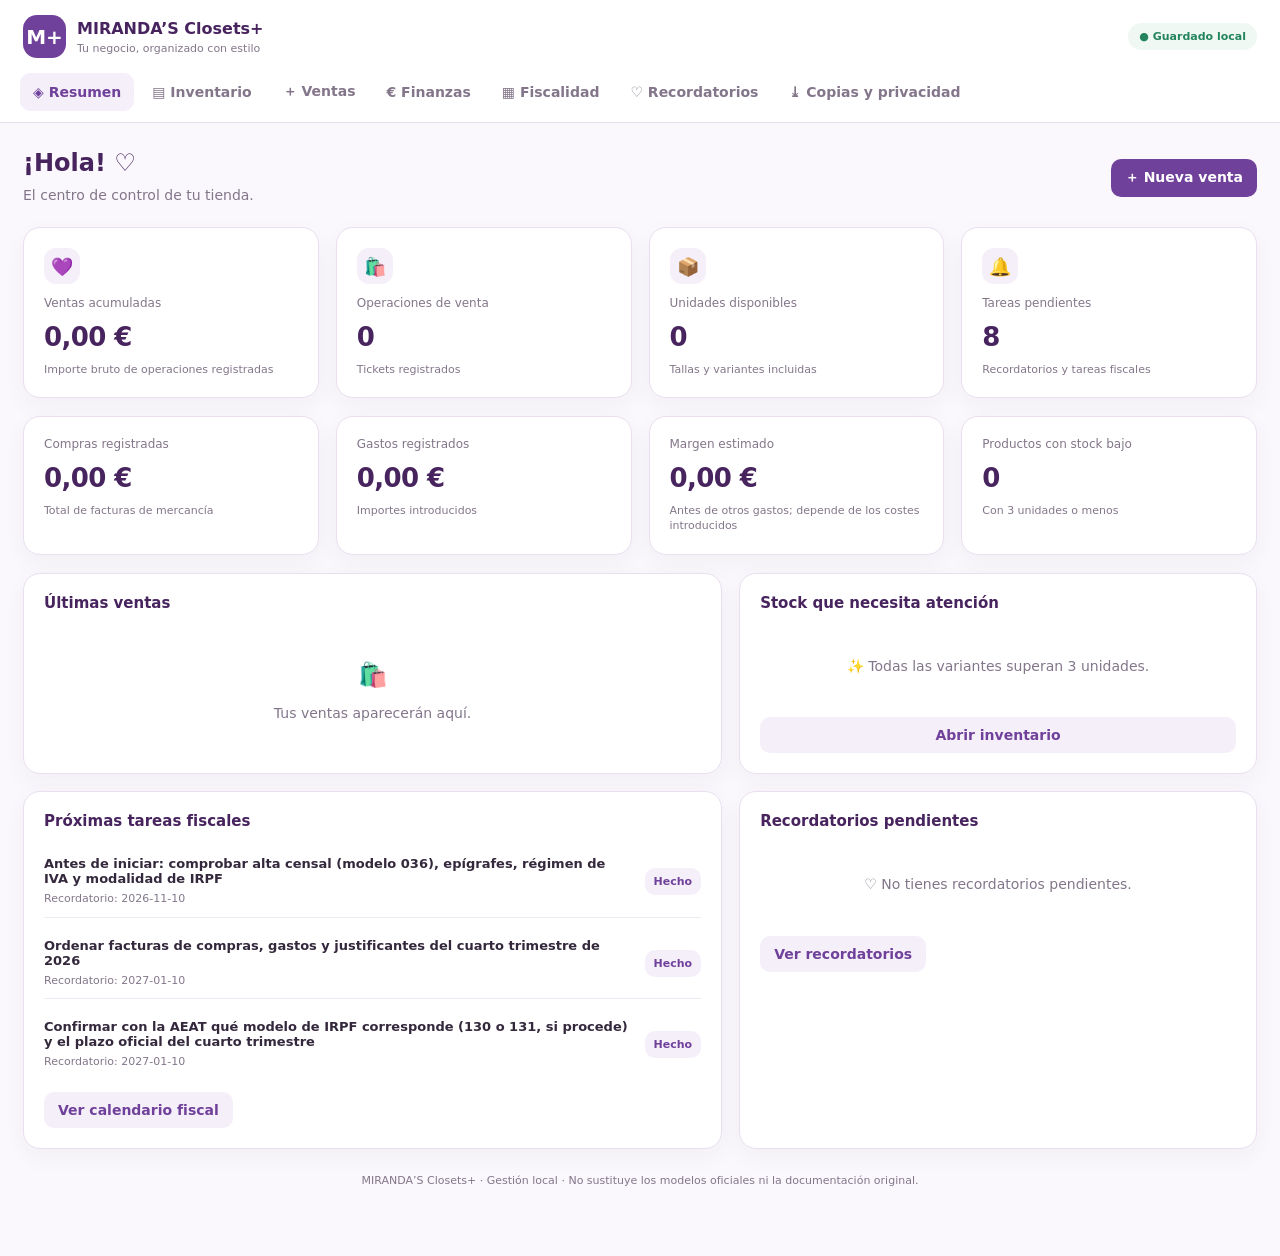
<file: public/assets/aistudio/Mirandas_Closets_Plus_707975ad.html>
<!DOCTYPE html>
<html lang="es">
<head>
<meta charset="UTF-8">
<meta name="viewport" content="width=device-width,initial-scale=1">
<meta name="theme-color" content="#70419a">
<title>MIRANDA’S Closets+ · Gestión privada</title>
<style>
:root{--purple:#70419a;--deep:#48245f;--light:#f5effa;--white:#fff;--text:#34283c;--muted:#83768a;--border:#eadff0;--green:#23845d;--red:#c34b63;--amber:#98621b;--shadow:0 8px 25px #48245f0b}
*{box-sizing:border-box}html{scroll-behavior:smooth}body{margin:0;background:#faf8fc;color:var(--text);font:14px system-ui,-apple-system,"Segoe UI",sans-serif}button,input,select,textarea{font:inherit}button{cursor:pointer}button:disabled{opacity:.45;cursor:not-allowed}a{color:var(--purple)}
header{background:white;border-bottom:1px solid var(--border);position:sticky;top:0;z-index:10}.top{max-width:1400px;margin:auto;padding:15px 23px;display:flex;align-items:center;justify-content:space-between;gap:12px}.brand{display:flex;align-items:center;gap:11px;min-width:0}.logo{width:43px;height:43px;flex:none;border-radius:14px;background:var(--purple);color:white;display:grid;place-items:center;font-size:20px;font-weight:800}.brand h1{font-size:16px;margin:0;color:var(--deep)}.brand p{font-size:11px;margin:4px 0 0;color:var(--muted)}.status{background:#f0f8f3;color:var(--green);padding:7px 11px;border-radius:30px;font-size:11px;font-weight:750;white-space:nowrap}
nav{display:flex;gap:5px;max-width:1400px;margin:auto;padding:0 20px 11px;overflow-x:auto}nav button{border:0;background:transparent;color:var(--muted);padding:10px 13px;border-radius:10px;white-space:nowrap;font-weight:650}nav button.active{background:var(--light);color:var(--purple)}
main{max-width:1400px;margin:auto;padding:26px 23px 44px}.page-head{display:flex;align-items:center;justify-content:space-between;gap:14px;flex-wrap:wrap;margin-bottom:21px}h2{font-size:24px;line-height:1.2;margin:0 0 7px;color:var(--deep)}h3{font-size:15px;margin:0 0 16px;color:var(--deep)}h4{font-size:13px;margin:0 0 10px;color:var(--deep)}.subtitle{color:var(--muted);margin:0;line-height:1.55}.grid{display:grid;gap:17px}.stats{grid-template-columns:repeat(4,minmax(0,1fr));margin-bottom:18px}.two{grid-template-columns:minmax(0,1.35fr) minmax(270px,1fr)}.three{grid-template-columns:repeat(3,minmax(0,1fr))}.card{background:white;border:1px solid var(--border);border-radius:17px;padding:20px;box-shadow:var(--shadow);min-width:0}.stat-label{color:var(--muted);font-size:12px;margin-bottom:11px}.stat-value{font-size:26px;line-height:1.25;font-weight:780;letter-spacing:-.6px;color:var(--deep);overflow-wrap:anywhere}.stat-note{font-size:11px;color:var(--muted);margin-top:8px;line-height:1.4}.iconbox{width:36px;height:36px;display:grid;place-items:center;border-radius:12px;background:var(--light);font-size:18px;margin-bottom:12px}
.btn{border:0;background:var(--purple);color:white;border-radius:10px;padding:10px 14px;font-weight:700}.btn:hover{background:var(--deep)}.btn.secondary{background:var(--light);color:var(--purple)}.btn.danger{background:#fff0f2;color:var(--red)}.btn.neutral{background:#f4f1f5;color:#5b5061}.btn.small{padding:7px 9px;font-size:11px}.btn.block{width:100%}.field{display:flex;flex-direction:column;gap:6px;margin-bottom:13px;min-width:0}label{font-size:12px;font-weight:700;color:#64546e}input,select,textarea{width:100%;min-width:0;border:1px solid var(--border);border-radius:10px;padding:10px 11px;background:white;color:var(--text)}input:focus,select:focus,textarea:focus{border-color:var(--purple);outline:2px solid #70419a22}input::placeholder,textarea::placeholder{color:#b0a3b6}.formgrid{display:grid;grid-template-columns:1fr 1fr;gap:0 12px}.formgrid.threecol{grid-template-columns:repeat(3,minmax(0,1fr))}.full{grid-column:1/-1}.form-actions{display:flex;gap:9px;flex-wrap:wrap}.field small,.help{font-size:11px;color:var(--muted);line-height:1.5}
.table-wrap{overflow-x:auto;width:100%}table{width:100%;border-collapse:collapse;text-align:left;white-space:nowrap}th{background:#fbf9fd;color:var(--muted);font-size:10px;text-transform:uppercase;letter-spacing:.4px;font-weight:800}th,td{padding:12px 10px;border-bottom:1px solid #f0eaf4}td{font-size:12px}tbody tr:last-child td{border-bottom:0}.product-name{font-weight:750;color:var(--deep)}.muted{color:var(--muted)}.pill{display:inline-block;border-radius:20px;padding:5px 8px;font-size:10px;font-weight:800;background:#f2eaf9;color:var(--purple)}.pill.low{background:#fff0e1;color:var(--amber)}.pill.out{background:#fff0f2;color:var(--red)}.pill.done{background:#eaf7ef;color:var(--green)}
.list{display:flex;flex-direction:column;gap:10px}.list-row{display:flex;align-items:center;justify-content:space-between;gap:12px;padding:10px 0;border-bottom:1px solid #f0eaf4}.list-row:last-child{border:0}.empty{text-align:center;padding:27px 13px;color:var(--muted);line-height:1.7}.empty span{font-size:24px;display:block;margin-bottom:7px}.alert{padding:13px 14px;border-radius:11px;font-size:12px;line-height:1.6;margin-bottom:16px;background:#fff8e9;border:1px solid #f5e2b7;color:#825c19}.info{padding:13px 14px;border-radius:11px;font-size:12px;line-height:1.6;background:#f5effa;border:1px solid #e5d8f0;color:#55356d}.good{padding:13px 14px;border-radius:11px;font-size:12px;line-height:1.6;background:#eff8f2;border:1px solid #d8ecdf;color:#245f43}.divider{border:0;border-top:1px solid var(--border);margin:17px 0}.hidden{display:none!important}.note{display:flex;gap:11px;align-items:flex-start;padding:13px;border:1px solid var(--border);border-radius:12px;background:white}.note.completed{background:#faf8fc}.note.completed .note-text{text-decoration:line-through;color:#9c91a2}.note input[type=checkbox]{width:17px;height:17px;flex:none;accent-color:var(--purple);margin-top:3px}.note-body{flex:1;min-width:0}.note-text{font-weight:700;overflow-wrap:anywhere}.note-date{font-size:11px;color:var(--muted);margin-top:5px;line-height:1.4}.note-actions button{border:0;background:transparent;color:var(--muted);padding:4px}.cart-line{display:flex;align-items:center;justify-content:space-between;gap:12px;padding:12px 0;border-bottom:1px solid #f0eaf4}.cart-line:last-child{border:0}.tagrow{display:flex;gap:7px;flex-wrap:wrap}.section-kicker{text-transform:uppercase;letter-spacing:.7px;font-size:10px;font-weight:800;color:var(--purple);margin-bottom:7px}.total-panel{padding:15px;border-radius:12px;background:var(--light);margin:13px 0}.total-panel .amount{font-size:26px;font-weight:850;color:var(--deep);margin-top:5px}.task-title{font-size:13px;font-weight:700}.csv-help{font-size:12px;line-height:1.6;color:var(--muted)}footer{text-align:center;color:var(--muted);font-size:11px;padding:25px 8px}.toast{position:fixed;bottom:20px;left:50%;transform:translateX(-50%);background:var(--deep);color:white;padding:12px 18px;border-radius:12px;z-index:30;box-shadow:var(--shadow);max-width:92%;text-align:center}.filelabel{display:inline-flex;align-items:center;justify-content:center;gap:7px}
@media(max-width:1000px){.stats{grid-template-columns:repeat(2,minmax(0,1fr))}.two{grid-template-columns:1fr}.three{grid-template-columns:repeat(2,minmax(0,1fr))}}
@media(max-width:600px){main{padding:20px 13px 35px}.top{padding:13px}.logo{width:38px;height:38px}.brand h1{font-size:14px}.brand p{font-size:10px}.status{font-size:10px;padding:7px 8px}nav{padding:0 11px 9px}nav button{padding:9px 11px;font-size:12px}h2{font-size:21px}.card{padding:15px}.stat-value{font-size:22px}.formgrid,.formgrid.threecol{grid-template-columns:1fr}.full{grid-column:auto}.three{grid-template-columns:1fr}.page-head .btn{width:100%}.page-head input,.page-head select{max-width:100%!important;width:100%}}
</style>
</head>
<body>
<header><div class="top"><div class="brand"><div class="logo">M+</div><div><h1>MIRANDA’S Closets+</h1><p>Tu negocio, organizado con estilo</p></div></div><span class="status" id="saveStatus">● Guardado local</span></div>
<nav aria-label="Navegación principal"><button class="active" data-page="resumen">◈ Resumen</button><button data-page="inventario">▤ Inventario</button><button data-page="ventas">＋ Ventas</button><button data-page="finanzas">€ Finanzas</button><button data-page="fiscalidad">▦ Fiscalidad</button><button data-page="recordatorios">♡ Recordatorios</button><button data-page="copias">⤓ Copias y privacidad</button></nav></header>
<main>
<section id="resumen" class="page">
 <div class="page-head"><div><h2>¡Hola! ♡</h2><p class="subtitle">El centro de control de tu tienda.</p></div><button class="btn" onclick="showPage('ventas')">＋ Nueva venta</button></div>
 <div class="grid stats">
  <div class="card"><div class="iconbox">💜</div><div class="stat-label">Ventas acumuladas</div><div class="stat-value" id="statRevenue">0,00 €</div><div class="stat-note">Importe bruto de operaciones registradas</div></div>
  <div class="card"><div class="iconbox">🛍️</div><div class="stat-label">Operaciones de venta</div><div class="stat-value" id="statSales">0</div><div class="stat-note">Tickets registrados</div></div>
  <div class="card"><div class="iconbox">📦</div><div class="stat-label">Unidades disponibles</div><div class="stat-value" id="statStock">0</div><div class="stat-note">Tallas y variantes incluidas</div></div>
  <div class="card"><div class="iconbox">🔔</div><div class="stat-label">Tareas pendientes</div><div class="stat-value" id="statNotes">0</div><div class="stat-note">Recordatorios y tareas fiscales</div></div>
 </div>
 <div class="grid stats">
  <div class="card"><div class="stat-label">Compras registradas</div><div class="stat-value" id="statPurchases">0,00 €</div><div class="stat-note">Total de facturas de mercancía</div></div>
  <div class="card"><div class="stat-label">Gastos registrados</div><div class="stat-value" id="statExpenses">0,00 €</div><div class="stat-note">Importes introducidos</div></div>
  <div class="card"><div class="stat-label">Margen estimado</div><div class="stat-value" id="statMargin">0,00 €</div><div class="stat-note">Antes de otros gastos; depende de los costes introducidos</div></div>
  <div class="card"><div class="stat-label">Productos con stock bajo</div><div class="stat-value" id="statLow">0</div><div class="stat-note">Con 3 unidades o menos</div></div>
 </div>
 <div class="grid two"><div class="card"><h3>Últimas ventas</h3><div id="recentSales" class="table-wrap"></div></div><div class="card"><h3>Stock que necesita atención</h3><div id="lowStock" class="list"></div><button class="btn secondary block" style="margin-top:12px" onclick="showPage('inventario')">Abrir inventario</button></div></div>
 <div class="grid two" style="margin-top:17px"><div class="card"><h3>Próximas tareas fiscales</h3><div id="dashboardTax" class="list"></div><button class="btn secondary" style="margin-top:12px" onclick="showPage('fiscalidad')">Ver calendario fiscal</button></div><div class="card"><h3>Recordatorios pendientes</h3><div id="dashboardNotes" class="list"></div><button class="btn secondary" style="margin-top:12px" onclick="showPage('recordatorios')">Ver recordatorios</button></div></div>
</section>

<section id="inventario" class="page hidden"><div class="page-head"><div><h2>Inventario</h2><p class="subtitle">Controla productos, categorías, tallas, colores y costes de compra.</p></div></div>
 <div class="alert">Cada combinación de talla/color se guarda como una variante independiente para que el stock no se mezcle. El coste unitario es orientativo y conviene introducirlo con los impuestos y el recargo no recuperables incluidos, cuando proceda.</div>
 <div class="grid two"><div class="card"><h3 id="productFormTitle">Añadir variante de producto</h3><form id="productForm"><input id="productId" type="hidden"><div class="field"><label for="productName">Nombre del producto *</label><input id="productName" required maxlength="100" placeholder="Ej. Blusa satinada"></div>
 <div class="formgrid"><div class="field"><label for="productCategory">Categoría</label><select id="productCategory"><option>Ropa</option><option>Calzado</option><option>Bisutería</option><option>Accesorios</option><option>Belleza y cosmética</option><option>Deporte</option><option>Otros</option></select></div><div class="field"><label for="productSize">Talla / medida</label><input id="productSize" maxlength="30" placeholder="Ej. S, M, 38 o Única"></div>
 <div class="field"><label for="productColor">Color</label><input id="productColor" maxlength="40" placeholder="Ej. Negro"></div><div class="field"><label for="productPrice">Precio de venta final (€) *</label><input id="productPrice" type="number" min="0.01" max="999999999" step="0.01" required placeholder="29,99"></div>
 <div class="field"><label for="productCost">Coste total por unidad (€)</label><input id="productCost" type="number" min="0" max="999999999" step="0.01" placeholder="12,00"><small>Incluye IVA/recargo de compra cuando no sean recuperables. Opcional.</small></div><div class="field"><label for="productStock">Stock inicial *</label><input id="productStock" type="number" min="0" max="10000000" step="1" required placeholder="10"></div></div>
 <div class="form-actions"><button class="btn" type="submit" id="productSubmit">Guardar variante</button><button class="btn secondary hidden" type="button" id="cancelEdit">Cancelar</button></div></form></div>
 <div class="card"><h3>Resumen del inventario</h3><div class="list"><div class="list-row"><span class="muted">Variantes registradas</span><strong id="productCount">0</strong></div><div class="list-row"><span class="muted">Unidades disponibles</span><strong id="unitCount">0</strong></div><div class="list-row"><span class="muted">Valor a precio de venta</span><strong id="stockValue">0,00 €</strong></div><div class="list-row"><span class="muted">Productos agotados</span><strong id="outCount">0</strong></div></div><hr class="divider"><div class="info">Sugerencia: crea una variante distinta para “Blusa negra · S” y “Blusa negra · M”. Así cada talla tendrá su propio stock, precio y coste.</div></div></div>
 <div class="card" style="margin-top:17px"><div class="page-head"><h3 style="margin:0">Variantes registradas</h3><input id="productSearch" placeholder="Buscar nombre, talla, color…" aria-label="Buscar inventario" style="max-width:300px"></div><div class="table-wrap" id="inventoryTable"></div></div>
</section>

<section id="ventas" class="page hidden"><div class="page-head"><div><h2>Ventas y carrito</h2><p class="subtitle">Añade varios productos y registra una sola operación.</p></div></div>
 <div class="grid two"><div class="card"><h3>Añadir artículos al carrito</h3><form id="cartAddForm"><div class="field"><label for="saleProduct">Producto / variante disponible *</label><select id="saleProduct" required><option value="">Selecciona un producto</option></select></div><div class="formgrid"><div class="field"><label for="saleQuantity">Cantidad *</label><input id="saleQuantity" type="number" min="1" step="1" value="1" required></div><div class="field"><label>Precio unitario</label><input id="saleUnitPrice" readonly placeholder="Se calcula al elegir producto"></div></div><button type="submit" class="btn">＋ Añadir al carrito</button></form>
 <hr class="divider"><h3>Carrito de esta venta</h3><div id="cartLines" class="list"></div><div class="total-panel"><div class="muted">Total de la venta</div><div id="cartTotal" class="amount">0,00 €</div><div class="help">Los precios son los precios finales que pagarían tus clientes.</div></div>
 <form id="saleForm"><div class="formgrid"><div class="field"><label for="salePayment">Método de pago *</label><select id="salePayment" required><option value="Bizum">Bizum</option><option value="Transferencia">Transferencia</option><option value="Tarjeta">Tarjeta</option><option value="Efectivo">Efectivo</option><option value="Otro">Otro</option></select></div><div class="field"><label for="saleDate">Fecha y hora *</label><input id="saleDate" type="datetime-local" required></div></div><div class="field"><label for="saleComment">Nota / referencia de pedido</label><input id="saleComment" maxlength="200" placeholder="Ej. Pedido de Instagram"></div><div class="form-actions"><button type="submit" id="saleSubmit" class="btn" disabled>Confirmar venta</button><button type="button" class="btn secondary" onclick="clearCart()">Vaciar carrito</button></div></form></div>
 <div class="card"><h3>Resumen de ventas</h3><div class="list"><div class="list-row"><span class="muted">Total acumulado</span><strong id="salesTotal">0,00 €</strong></div><div class="list-row"><span class="muted">Ventas de hoy</span><strong id="todayTotal">0,00 €</strong></div><div class="list-row"><span class="muted">Operaciones registradas</span><strong id="salesCount">0</strong></div></div><hr class="divider"><div class="info">Si confirmas una operación por error, puedes anularla desde el historial. Las unidades volverán al inventario y los totales se recalcularán.</div><p class="help" style="margin-top:12px">Esta aplicación es un registro interno; no procesa pagos ni envía recibos a clientes.</p></div></div>
 <div class="card" style="margin-top:17px"><div class="page-head"><h3 style="margin:0">Historial de ventas</h3><input id="salesSearch" placeholder="Buscar fecha, producto o pago…" aria-label="Buscar ventas" style="max-width:300px"></div><div class="table-wrap" id="salesTable"></div></div>
</section>

<section id="finanzas" class="page hidden"><div class="page-head"><div><h2>Finanzas, compras y gastos</h2><p class="subtitle">Reúne facturas de proveedores, gastos y estimaciones para revisar tu negocio.</p></div></div>
 <div class="alert">Los datos y cálculos son orientativos. En recargo de equivalencia, el IVA y el recargo pagados en compras normalmente forman parte del coste de adquisición y no son un “IVA a recuperar”. No uses estas cifras como una liquidación fiscal automática. El margen puede quedar sobreestimado si faltan costes unitarios en los productos vendidos; introduce los costes reales cuando los conozcas.</div>
 <div class="grid stats"><div class="card"><div class="stat-label">Ventas registradas</div><div id="finSales" class="stat-value">0,00 €</div></div><div class="card"><div class="stat-label">Compras de mercancía</div><div id="finPurchases" class="stat-value">0,00 €</div></div><div class="card"><div class="stat-label">Otros gastos</div><div id="finExpenses" class="stat-value">0,00 €</div></div><div class="card"><div class="stat-label">Margen orientativo</div><div id="finMargin" class="stat-value">0,00 €</div><div class="stat-note">Ventas − coste asociado a unidades vendidas − gastos registrados.</div></div></div>
 <div class="grid two"><div class="card"><h3>Registrar factura de compra de mercancía</h3><form id="purchaseForm"><div class="formgrid"><div class="field"><label for="purchaseSupplier">Proveedor *</label><input id="purchaseSupplier" required maxlength="120" placeholder="Nombre del proveedor"></div><div class="field"><label for="purchaseInvoice">N.º de factura *</label><input id="purchaseInvoice" required maxlength="80" placeholder="F-2026-001"></div><div class="field"><label for="purchaseDate">Fecha de factura *</label><input id="purchaseDate" type="date" required></div><div class="field"><label for="purchaseNotes">Notas</label><input id="purchaseNotes" maxlength="200" placeholder="Ej. pedido de otoño"></div></div>
 <hr class="divider"><h4>Mercancía comprada (para sumar al stock)</h4><div class="field"><label for="purchaseProduct">Producto / variante *</label><select id="purchaseProduct"><option value="">Elige una variante ya creada</option></select></div><div class="formgrid"><div class="field"><label for="purchaseQty">Unidades compradas *</label><input id="purchaseQty" type="number" min="1" max="10000000" step="1" value="1"></div><div class="field"><label for="purchaseUnitCost">Coste por unidad (€)</label><input id="purchaseUnitCost" type="number" min="0" step="0.01" placeholder="Coste total unitario"></div></div><button class="btn secondary" type="button" onclick="addPurchaseLine()">＋ Añadir línea de mercancía</button><div id="purchaseLines" class="list" style="margin-top:12px"></div>
 <hr class="divider"><h4>Totales tal como aparecen en la factura</h4><div class="formgrid threecol"><div class="field"><label for="purchaseBase">Base (€)</label><input id="purchaseBase" type="number" min="0" step="0.01" value="0"></div><div class="field"><label for="purchaseVat">IVA (€)</label><input id="purchaseVat" type="number" min="0" step="0.01" value="0"></div><div class="field"><label for="purchaseSurcharge">Recargo (€)</label><input id="purchaseSurcharge" type="number" min="0" step="0.01" value="0"></div></div><div class="field"><label for="purchaseOther">Otros importes de la factura / portes (€)</label><input id="purchaseOther" type="number" min="0" step="0.01" value="0"></div><div class="total-panel"><div class="muted">Total calculado de la factura</div><div id="purchaseTotal" class="amount">0,00 €</div><div class="help">Suma base + IVA + recargo + otros importes. Compáralo con el total real del documento antes de guardar.</div></div><button class="btn" type="submit">Guardar factura y actualizar stock</button></form></div>
 <div class="card"><h3>Registrar otro gasto</h3><form id="expenseForm"><div class="formgrid"><div class="field"><label for="expenseDate">Fecha *</label><input id="expenseDate" type="date" required></div><div class="field"><label for="expenseCategory">Categoría *</label><select id="expenseCategory"><option>Envíos y embalaje</option><option>Publicidad</option><option>Comisiones de plataforma</option><option>Cuota de autónomos</option><option>Gestoría y servicios</option><option>Material de oficina</option><option>Telefonía e internet</option><option>Otro</option></select></div><div class="field"><label for="expenseSupplier">Proveedor / destinatario</label><input id="expenseSupplier" maxlength="120" placeholder="Empresa o persona"></div><div class="field"><label for="expenseInvoice">N.º de factura / recibo</label><input id="expenseInvoice" maxlength="80" placeholder="Referencia documental"></div></div><div class="field"><label for="expenseDescription">Descripción *</label><input id="expenseDescription" required maxlength="200" placeholder="Ej. etiquetas y sobres de envío"></div><div class="formgrid"><div class="field"><label for="expenseAmount">Importe total (€) *</label><input id="expenseAmount" type="number" min="0.01" step="0.01" required placeholder="Incluye impuestos"></div><div class="field"><label for="expenseVat">IVA incluido, si consta (€)</label><input id="expenseVat" type="number" min="0" step="0.01" value="0"><small>Solo para registrar el dato documental, no calcula una deducción.</small></div></div><button class="btn" type="submit">Guardar gasto</button></form>
 <hr class="divider"><h3>Resumen de impuestos anotados en compras</h3><div class="list"><div class="list-row"><span class="muted">IVA anotado en facturas de compra</span><strong id="vatRecorded">0,00 €</strong></div><div class="list-row"><span class="muted">Recargo anotado en facturas</span><strong id="surchargeRecorded">0,00 €</strong></div></div><p class="help">Son sumas descriptivas de lo que has registrado. No indican IVA deducible ni IVA a ingresar. Consulta la AEAT si tienes operaciones especiales o actividades en otro régimen.</p></div></div>
 <div class="grid two" style="margin-top:17px"><div class="card"><h3>Facturas de compra</h3><div id="purchasesTable" class="table-wrap"></div></div><div class="card"><h3>Gastos registrados</h3><div id="expensesTable" class="table-wrap"></div></div></div>
</section>

<section id="fiscalidad" class="page hidden"><div class="page-head"><div><h2>Fiscalidad y calendario</h2><p class="subtitle">Una lista de preparación para que puedas presentar tus obligaciones con orden.</p></div><button class="btn secondary" onclick="openOfficialCalendar()">Consultar calendario oficial ↗</button></div>
 <div class="alert"><strong>Importante:</strong> las fechas de esta aplicación son recordatorios para preparar y revisar documentación, no plazos legales garantizados. Las fechas concretas pueden cambiar por año, modelo, domiciliación o día inhábil. Confirma cada obligación en la AEAT y según tu régimen de IRPF. El recargo de equivalencia no sustituye ni determina por sí mismo el régimen de IRPF.</div>
 <div class="grid two"><div class="card"><h3>Añadir una tarea fiscal</h3><form id="taxForm"><div class="field"><label for="taxText">Tarea *</label><input id="taxText" required maxlength="220" placeholder="Ej. Revisar documentación de IRPF del trimestre"></div><div class="formgrid"><div class="field"><label for="taxDate">Fecha para recordártelo *</label><input id="taxDate" type="date" required></div><div class="field"><label for="taxModel">Tipo</label><select id="taxModel"><option>General</option><option>Modelo 036</option><option>IRPF / modelo 130</option><option>IRPF / modelo 131</option><option>Declaración de la renta</option><option>IVA / operación especial</option><option>Facturas y libros</option></select></div></div><button class="btn" type="submit">＋ Añadir al calendario</button></form></div>
 <div class="card"><h3>Lista para preparar la declaración de la renta</h3><div class="list" id="rentaChecklist"></div><p class="help" style="margin-top:12px">Marca los puntos según vayas preparando los documentos. Esta lista es una guía general, no confirma qué partidas son fiscalmente deducibles en tu caso.</p></div></div>
 <div class="card" style="margin-top:17px"><div class="page-head"><h3 style="margin:0">Calendario de tareas fiscales</h3><select id="taxFilter" aria-label="Filtrar tareas fiscales" style="max-width:200px"><option value="all">Todas</option><option value="pending">Pendientes</option><option value="completed">Completadas</option></select></div><div id="taxTasksList" class="list"></div></div>
 <div class="card" style="margin-top:17px"><h3>Enlaces oficiales útiles</h3><div class="list"><div class="list-row"><div><strong>Calendario del contribuyente</strong><div class="help">Fechas y modelos de cada ejercicio.</div></div><a href="https://sede.agenciatributaria.gob.es/Sede/calendario-contribuyente.html" target="_blank" rel="noopener noreferrer">Abrir AEAT ↗</a></div><div class="list-row"><div><strong>Recargo de equivalencia</strong><div class="help">Obligaciones y excepciones del régimen.</div></div><a href="https://sede.agenciatributaria.gob.es/Sede/iva/regimenes-tributacion-iva/regimen-especial-recargo-equivalencia/obligaciones-formales-registrales.html" target="_blank" rel="noopener noreferrer">Abrir AEAT ↗</a></div><div class="list-row"><div><strong>IRPF: actividades económicas</strong><div class="help">Consulta instrucciones y libros según tu modalidad.</div></div><a href="https://sede.agenciatributaria.gob.es/" target="_blank" rel="noopener noreferrer">Sede electrónica ↗</a></div></div></div>
</section>

<section id="recordatorios" class="page hidden"><div class="page-head"><div><h2>Recordatorios</h2><p class="subtitle">Pedidos, compras, tareas diarias y todo lo que quieras tener presente.</p></div></div><div class="grid two"><div class="card"><h3>Crear recordatorio</h3><form id="noteForm"><div class="field"><label for="noteText">¿Qué necesitas recordar? *</label><textarea id="noteText" required maxlength="500" rows="3" placeholder="Ej. Pedir más bolsas para envíos"></textarea></div><div class="formgrid"><div class="field"><label for="noteDate">Fecha límite (opcional)</label><input id="noteDate" type="date"></div><div class="field"><label for="noteCategory">Categoría</label><select id="noteCategory"><option>General</option><option>Pedidos</option><option>Proveedores</option><option>Marketing y redes</option><option>Fiscal</option><option>Inventario</option><option>Personal</option></select></div></div><button class="btn" type="submit">＋ Añadir recordatorio</button></form></div><div class="card"><h3>Estado de las tareas</h3><div class="list"><div class="list-row"><span class="muted">Pendientes</span><strong id="pendingNotes">0</strong></div><div class="list-row"><span class="muted">Completadas</span><strong id="completedNotes">0</strong></div><div class="list-row"><span class="muted">Total</span><strong id="allNotes">0</strong></div></div><div class="info" style="margin-top:14px">Los recordatorios se guardan en este navegador. No generan avisos del sistema cuando la aplicación está cerrada.</div></div></div><div class="card" style="margin-top:17px"><div class="page-head"><h3 style="margin:0">Mis recordatorios</h3><select id="noteFilter" aria-label="Filtrar recordatorios" style="max-width:200px"><option value="all">Todos</option><option value="pending">Pendientes</option><option value="completed">Completados</option></select></div><div id="notesList" class="list"></div></div></section>

<section id="copias" class="page hidden"><div class="page-head"><div><h2>Copias de seguridad y privacidad</h2><p class="subtitle">Guarda una copia de tus datos y comprende dónde se almacenan.</p></div></div>
 <div class="good"><strong>Privacidad:</strong> esta aplicación está diseñada para funcionar localmente en tu navegador. No contiene analítica, anuncios ni scripts externos y no envía automáticamente tu inventario, ventas, facturas o recordatorios a ningún servidor. Los enlaces de la sección fiscal solo abren la web oficial si tú los pulsas.</div>
 <div class="alert" style="margin-top:13px"><strong>Límite de seguridad:</strong> los datos de esta versión se guardan en el almacenamiento local del navegador y no están cifrados por una contraseña propia de la aplicación. La persona que consiga desbloquear tu tableta y usar el mismo navegador/perfil podría acceder a los datos. Protege la tableta con bloqueo de pantalla, no compartas el archivo HTML ni las copias de seguridad y no borres los datos del navegador sin exportar primero una copia. Abrir el archivo en otro navegador/dispositivo puede mostrar una base de datos distinta.</div>
 <div class="grid two" style="margin-top:17px"><div class="card"><h3>Exportar copia completa</h3><p class="subtitle" style="margin-bottom:15px">Descarga un archivo JSON con productos, ventas, compras, gastos y tareas. Es la copia que debes guardar en un lugar privado.</p><button class="btn block" onclick="exportBackup()">⤓ Descargar copia de seguridad (.json)</button><hr class="divider"><h3>Restaurar una copia</h3><p class="help" style="margin-bottom:12px">Importar una copia sustituirá todos los datos actuales de esta aplicación. Haz una copia antes de restaurar.</p><label class="btn secondary block filelabel">Seleccionar copia JSON<input id="importBackupFile" type="file" accept="application/json,.json" hidden></label><div class="help" id="importFeedback" style="margin-top:8px"></div></div>
 <div class="card"><h3>Exportar tablas para hojas de cálculo</h3><p class="csv-help"><strong>¿Qué es CSV?</strong> Es un archivo de texto que organiza los datos en filas y columnas. Puedes abrirlo con Excel o importarlo en Google Sheets para filtrar, ordenar o sumar tus registros. No guarda el diseño de la aplicación ni reemplaza las facturas oficiales. En esta aplicación se exporta con punto y coma para adaptarse mejor a la configuración habitual en español.</p><div class="list" style="margin-top:13px"><button class="btn secondary" onclick="exportCSV('inventory')">Exportar inventario (.csv)</button><button class="btn secondary" onclick="exportCSV('sales')">Exportar ventas (.csv)</button><button class="btn secondary" onclick="exportCSV('purchases')">Exportar compras y facturas (.csv)</button><button class="btn secondary" onclick="exportCSV('expenses')">Exportar gastos (.csv)</button><button class="btn secondary" onclick="exportCSV('tasks')">Exportar tareas y recordatorios (.csv)</button></div></div></div>
 <div class="card" style="margin-top:17px"><h3>Consejos para mantener los datos privados</h3><div class="list"><div class="list-row"><span>1. Mantén un PIN o contraseña fuerte de bloqueo de la Xiaomi Pad 6.</span></div><div class="list-row"><span>2. Evita compartir el archivo HTML y las copias JSON/CSV; pueden contener información comercial.</span></div><div class="list-row"><span>3. Guarda una copia en una ubicación que controles y que no esté compartida públicamente.</span></div><div class="list-row"><span>4. Los datos del navegador pueden borrarse si limpias almacenamiento o reinstalas aplicaciones; exporta copias periódicas.</span></div><div class="list-row"><span>5. Esta página no es un sistema contable homologado ni almacena los PDF/fotos de las facturas: conserva los documentos originales aparte.</span></div></div></div>
</section>
<footer>MIRANDA’S Closets+ · Gestión local · No sustituye los modelos oficiales ni la documentación original.</footer>
</main><div id="toast" class="toast hidden" role="status" aria-live="polite"></div>
<script>
'use strict';
const KEY='mirandasClosetsPlus_v2', OLD_KEY='mirandasClosetsPlus_v1';
const $=id=>document.getElementById(id);
const money=n=>Number(n||0).toLocaleString('es-ES',{style:'currency',currency:'EUR'});
const cents=n=>Math.round((Number(n)||0)*100)/100;
const esc=v=>String(v??'').replace(/[&<>"']/g,c=>({'&':'&amp;','<':'&lt;','>':'&gt;','"':'&quot;',"'":'&#39;'}[c]));
const uid=prefix=>prefix+'_'+Date.now().toString(36)+'_'+Math.random().toString(36).slice(2,8);
const isoToday=()=>{const d=new Date();return d.getFullYear()+'-'+String(d.getMonth()+1).padStart(2,'0')+'-'+String(d.getDate()).padStart(2,'0')};
const localDateTime=()=>{const d=new Date();return new Date(d.getTime()-d.getTimezoneOffset()*60000).toISOString().slice(0,16)};
function defaultFiscalTasks(){return [
{id:uid('f'),text:'Antes de iniciar: comprobar alta censal (modelo 036), epígrafes, régimen de IVA y modalidad de IRPF',dueDate:'2026-11-10',model:'Modelo 036',completed:false,system:true},
{id:uid('f'),text:'Ordenar facturas de compras, gastos y justificantes del cuarto trimestre de 2026',dueDate:'2027-01-10',model:'Facturas y libros',completed:false,system:true},
{id:uid('f'),text:'Confirmar con la AEAT qué modelo de IRPF corresponde (130 o 131, si procede) y el plazo oficial del cuarto trimestre',dueDate:'2027-01-10',model:'IRPF / modelos 130 o 131',completed:false,system:true},
{id:uid('f'),text:'Preparar cierre del ejercicio 2026: ventas, gastos, compras, existencias y costes de mercancía',dueDate:'2027-02-01',model:'Facturas y libros',completed:false,system:true},
{id:uid('f'),text:'Preparar documentación para la declaración de la Renta del ejercicio 2026; revisar cuándo abre la campaña de 2027',dueDate:'2027-04-01',model:'Declaración de la renta',completed:false,system:true},
{id:uid('f'),text:'Revisar documentación del primer trimestre y confirmar qué obligaciones de IRPF aplican y su plazo oficial',dueDate:'2027-04-05',model:'IRPF / modelos 130 o 131',completed:false,system:true},
{id:uid('f'),text:'Revisar documentación del segundo trimestre y confirmar qué obligaciones de IRPF aplican y su plazo oficial',dueDate:'2027-07-05',model:'IRPF / modelos 130 o 131',completed:false,system:true},
{id:uid('f'),text:'Revisar documentación del tercer trimestre y confirmar qué obligaciones de IRPF aplican y su plazo oficial',dueDate:'2027-10-05',model:'IRPF / modelos 130 o 131',completed:false,system:true}
]}
function initialData(){return{schema:2,products:[],sales:[],purchases:[],expenses:[],notes:[],fiscalTasks:defaultFiscalTasks(),rentaChecks:[],createdAt:new Date().toISOString()}}
function normalizeData(d){
 if(!d||!Array.isArray(d.products)||!Array.isArray(d.sales)||!Array.isArray(d.notes))throw Error('Formato no válido');
 d.products=d.products.map(p=>({...p,category:p.category||'Otros',size:p.size||'',color:p.color||'',unitCost:Number(p.unitCost??p.cost??0),price:Number(p.price||0),stock:Number(p.stock||0)}));
 d.sales=d.sales.map(s=>{if(Array.isArray(s.items))return s;return {...s,items:[{productId:s.productId||'',name:s.productName||'Producto anterior',category:'Otros',size:'',color:'',quantity:Number(s.quantity||1),price:Number(s.price||0),unitCost:0,total:Number(s.total||0),costTotal:0}]}});
 d.purchases=Array.isArray(d.purchases)?d.purchases:[];d.expenses=Array.isArray(d.expenses)?d.expenses:[];
 d.notes=d.notes.map(n=>({...n,category:n.category||'General',dueDate:n.dueDate||''}));
 d.fiscalTasks=Array.isArray(d.fiscalTasks)?d.fiscalTasks:[];d.rentaChecks=Array.isArray(d.rentaChecks)?d.rentaChecks:[];
 if(!d.fiscalTasks.length)d.fiscalTasks=defaultFiscalTasks();d.schema=2;return d;
}
function loadData(){try{const v=localStorage.getItem(KEY);if(v)return normalizeData(JSON.parse(v));const old=localStorage.getItem(OLD_KEY);if(old){const d=normalizeData(JSON.parse(old));return d}return initialData()}catch(e){alert('No se pudieron leer los datos existentes. No se borrarán automáticamente. Comprueba el almacenamiento del navegador y restaura una copia si la tienes.');return initialData()}}
let data=loadData(),saleCart=[],purchaseLines=[],toastTimer;
function saveData(){try{localStorage.setItem(KEY,JSON.stringify(data));$('saveStatus').textContent='● Guardado local';$('saveStatus').style.color='var(--green)';return true}catch(e){$('saveStatus').textContent='⚠ Error al guardar';$('saveStatus').style.color='var(--red)';alert('No se pudieron guardar los cambios. Exporta una copia de seguridad y revisa el espacio y los permisos del navegador.');return false}}
function toast(m){$('toast').textContent=m;$('toast').classList.remove('hidden');clearTimeout(toastTimer);toastTimer=setTimeout(()=>$('toast').classList.add('hidden'),2800)}
function showPage(id){document.querySelectorAll('.page').forEach(p=>p.classList.toggle('hidden',p.id!==id));document.querySelectorAll('nav button').forEach(b=>b.classList.toggle('active',b.dataset.page===id));if(id==='ventas'){updateSaleProductOptions();renderCart()}if(id==='finanzas'){updatePurchaseOptions();renderPurchaseLines()}window.scrollTo({top:0,behavior:'smooth'})}
document.querySelectorAll('nav button').forEach(b=>b.addEventListener('click',()=>showPage(b.dataset.page)));
function saleTotal(){return cents(saleCart.reduce((s,l)=>s+l.price*l.quantity,0))}
function allUnits(){return data.products.reduce((s,p)=>s+Number(p.stock||0),0)}
function totalSales(){return cents(data.sales.reduce((s,v)=>s+Number(v.total||0),0))}
function totalPurchases(){return cents(data.purchases.reduce((s,v)=>s+Number(v.total||0),0))}
function totalExpenses(){return cents(data.expenses.reduce((s,v)=>s+Number(v.amount||0),0))}
function soldCost(){return cents(data.sales.reduce((sum,s)=>sum+(s.items||[]).reduce((a,l)=>a+Number(l.costTotal??(Number(l.unitCost||0)*Number(l.quantity||0))),0),0))}
function marginEstimate(){return cents(totalSales()-soldCost()-totalExpenses())}
function renderAll(){renderSummary();renderInventory();renderSales();renderFinance();renderNotes();renderFiscal();updateSaleProductOptions();updatePurchaseOptions();renderCart();renderPurchaseLines()}
function renderSummary(){
 $('statRevenue').textContent=money(totalSales());$('statSales').textContent=data.sales.length;$('statStock').textContent=allUnits();$('statNotes').textContent=data.notes.filter(n=>!n.completed).length+data.fiscalTasks.filter(n=>!n.completed).length;$('statPurchases').textContent=money(totalPurchases());$('statExpenses').textContent=money(totalExpenses());$('statMargin').textContent=money(marginEstimate());let low=data.products.filter(p=>p.stock<=3);$('statLow').textContent=low.length;
 let recent=[...data.sales].sort((a,b)=>(b.date||'').localeCompare(a.date||'')).slice(0,5);$('recentSales').innerHTML=recent.length?`<table><thead><tr><th>Fecha</th><th>Artículos</th><th>Total</th></tr></thead><tbody>${recent.map(s=>`<tr><td>${esc((s.date||'').replace('T',' '))}</td><td>${(s.items||[]).reduce((q,l)=>q+Number(l.quantity||0),0)} uds. · ${esc((s.items||[]).map(i=>i.name).join(', '))}</td><td><strong>${money(s.total)}</strong></td></tr>`).join('')}</tbody></table>`:`<div class="empty"><span>🛍️</span>Tus ventas aparecerán aquí.</div>`;
 $('lowStock').innerHTML=low.length?low.sort((a,b)=>a.stock-b.stock).slice(0,7).map(p=>`<div class="list-row"><div><div class="product-name">${esc(productLabel(p))}</div><div class="muted" style="margin-top:4px">${p.stock===0?'Sin existencias':'Quedan '+p.stock+' unidades'}</div></div><span class="pill ${p.stock===0?'out':'low'}">${p.stock===0?'Agotado':'Stock bajo'}</span></div>`).join(''):`<div class="empty">✨ Todas las variantes superan 3 unidades.</div>`;
 let fiscal=data.fiscalTasks.filter(t=>!t.completed).sort((a,b)=>(a.dueDate||'').localeCompare(b.dueDate||'')).slice(0,3);$('dashboardTax').innerHTML=fiscal.length?fiscal.map(t=>`<div class="list-row"><div><div class="task-title">${esc(t.text)}</div><div class="note-date">Recordatorio: ${esc(t.dueDate||'Sin fecha')}</div></div><button class="btn secondary small" onclick="toggleFiscal('${t.id}')">Hecho</button></div>`).join(''):`<div class="empty">No quedan tareas fiscales pendientes.</div>`;
 let ns=data.notes.filter(n=>!n.completed).slice(0,3);$('dashboardNotes').innerHTML=ns.length?ns.map(n=>`<div class="list-row"><div><div class="task-title">${esc(n.text)}</div><div class="note-date">${esc(n.dueDate||'Sin fecha límite')}</div></div><button class="btn secondary small" onclick="toggleNote('${n.id}')">Hecho</button></div>`).join(''):`<div class="empty">♡ No tienes recordatorios pendientes.</div>`;
}
function productLabel(p){return p.name+(p.size?' · '+p.size:'')+(p.color?' · '+p.color:'')}
function renderInventory(){let q=$('productSearch').value.trim().toLocaleLowerCase('es'),ps=data.products.filter(p=>[p.name,p.category,p.size,p.color].join(' ').toLocaleLowerCase('es').includes(q));$('productCount').textContent=data.products.length;$('unitCount').textContent=allUnits();$('stockValue').textContent=money(data.products.reduce((s,p)=>s+p.stock*p.price,0));$('outCount').textContent=data.products.filter(p=>p.stock===0).length;
 $('inventoryTable').innerHTML=ps.length?`<table><thead><tr><th>Producto / variante</th><th>Categoría</th><th>Precio</th><th>Coste/ud.</th><th>Stock</th><th>Estado</th><th>Acciones</th></tr></thead><tbody>${ps.map(p=>`<tr><td><span class="product-name">${esc(productLabel(p))}</span></td><td>${esc(p.category)}</td><td>${money(p.price)}</td><td>${money(p.unitCost||0)}</td><td>${p.stock}</td><td><span class="pill ${p.stock===0?'out':p.stock<=3?'low':''}">${p.stock===0?'Agotado':p.stock<=3?'Stock bajo':'Disponible'}</span></td><td><button class="btn secondary small" onclick="editProduct('${p.id}')">Editar</button> <button class="btn danger small" onclick="deleteProduct('${p.id}')">Eliminar</button></td></tr>`).join('')}</tbody></table>`:`<div class="empty"><span>📦</span>${q?'No hay variantes que coincidan.':'Añade tu primer producto para empezar.'}</div>`;}
function resetProductForm(){$('productForm').reset();$('productId').value='';$('productFormTitle').textContent='Añadir variante de producto';$('productSubmit').textContent='Guardar variante';$('cancelEdit').classList.add('hidden')}
$('productForm').addEventListener('submit',e=>{e.preventDefault();let id=$('productId').value,name=$('productName').value.trim(),category=$('productCategory').value,size=$('productSize').value.trim(),color=$('productColor').value.trim(),price=Number($('productPrice').value),cost=$('productCost').value===''?0:Number($('productCost').value),stock=Number($('productStock').value);if(!name||!Number.isFinite(price)||price<=0||!Number.isFinite(cost)||cost<0||!Number.isInteger(stock)||stock<0||stock>10000000){toast('Revisa nombre, precio, coste y stock.');return}let old=data.products.find(p=>p.id===id),p={id:id||uid('p'),name,category,size,color,price:cents(price),unitCost:cents(cost),stock};if(old)Object.assign(old,p);else data.products.push(p);if(!saveData())return;resetProductForm();renderAll();toast(old?'Variante actualizada':'Variante añadida')});$('cancelEdit').addEventListener('click',resetProductForm);
function editProduct(id){let p=data.products.find(p=>p.id===id);if(!p)return;$('productId').value=p.id;$('productName').value=p.name;$('productCategory').value=p.category||'Otros';$('productSize').value=p.size||'';$('productColor').value=p.color||'';$('productPrice').value=p.price;$('productCost').value=p.unitCost||0;$('productStock').value=p.stock;$('productFormTitle').textContent='Editar variante';$('productSubmit').textContent='Guardar cambios';$('cancelEdit').classList.remove('hidden');showPage('inventario');$('productName').focus()}
function deleteProduct(id){let p=data.products.find(p=>p.id===id);if(!p)return;if(data.sales.some(s=>(s.items||[]).some(l=>l.productId===id))||data.purchases.some(s=>(s.lines||[]).some(l=>l.productId===id))){if(!confirm('Hay ventas o compras históricas de esta variante. ¿Eliminarla del inventario? El histórico se conservará como texto, pero esta variante ya no podrá seleccionarse.'))return}else if(!confirm('¿Eliminar '+productLabel(p)+' del inventario?'))return;let old=data.products;data.products=old.filter(p=>p.id!==id);if(!saveData()){data.products=old;return}renderAll();toast('Variante eliminada del inventario')}
$('productSearch').addEventListener('input',renderInventory);
function updateSaleProductOptions(){let sel=$('saleProduct'),old=sel.value,ps=data.products.filter(p=>p.stock>0);sel.innerHTML='<option value="">Selecciona un producto</option>'+ps.map(p=>`<option value="${p.id}">${esc(productLabel(p))} · ${money(p.price)} · Stock ${p.stock}</option>`).join('');if(ps.some(p=>p.id===old))sel.value=old;updateSaleUnitPrice()}
function updateSaleUnitPrice(){let p=data.products.find(p=>p.id===$('saleProduct').value);$('saleUnitPrice').value=p?money(p.price):''}
$('saleProduct').addEventListener('change',updateSaleUnitPrice);
$('cartAddForm').addEventListener('submit',e=>{e.preventDefault();let p=data.products.find(p=>p.id===$('saleProduct').value),qty=Number($('saleQuantity').value);if(!p||!Number.isInteger(qty)||qty<1){toast('Elige una variante y una cantidad válida.');return}let existing=saleCart.find(l=>l.productId===p.id),already=existing?existing.quantity:0;if(qty+already>p.stock){toast('No hay suficientes unidades disponibles para esa cantidad.');return}if(existing)existing.quantity+=qty;else saleCart.push({productId:p.id,name:productLabel(p),category:p.category,size:p.size,color:p.color,quantity:qty,price:p.price,unitCost:Number(p.unitCost||0)});$('saleQuantity').value=1;renderCart();toast('Artículo añadido al carrito')});
function renderCart(){$('cartLines').innerHTML=saleCart.length?saleCart.map(l=>`<div class="cart-line"><div style="min-width:0"><div class="product-name">${esc(l.name)}</div><div class="muted" style="margin-top:4px">${l.quantity} × ${money(l.price)} = <strong>${money(l.quantity*l.price)}</strong></div></div><button class="btn danger small" onclick="removeCartLine('${l.productId}')">Quitar</button></div>`).join(''):`<div class="empty"><span>🛒</span>El carrito está vacío.</div>`;$('cartTotal').textContent=money(saleTotal());$('saleSubmit').disabled=!saleCart.length}
function removeCartLine(id){saleCart=saleCart.filter(l=>l.productId!==id);renderCart()}
function clearCart(){saleCart=[];renderCart();toast('Carrito vacío')}
$('saleForm').addEventListener('submit',e=>{e.preventDefault();if(!saleCart.length){toast('Añade productos al carrito.');return}let d=new Date($('saleDate').value);if(!Number.isFinite(d.getTime())||d.getTime()>Date.now()+60000){toast('Comprueba la fecha y hora de la venta.');return}for(let l of saleCart){let p=data.products.find(p=>p.id===l.productId);if(!p||p.stock<l.quantity){toast('El stock ha cambiado. Revisa el carrito.');updateSaleProductOptions();return}}let items=saleCart.map(l=>({...l,total:cents(l.quantity*l.price),costTotal:cents(l.quantity*l.unitCost)}));let s={id:uid('s'),date:$('saleDate').value,payment:$('salePayment').value,comment:$('saleComment').value.trim(),items,total:cents(items.reduce((a,l)=>a+l.total,0))};items.forEach(l=>{let p=data.products.find(p=>p.id===l.productId);p.stock-=l.quantity});data.sales.push(s);if(!saveData()){items.forEach(l=>{let p=data.products.find(p=>p.id===l.productId);if(p)p.stock+=l.quantity});data.sales.pop();return}saleCart=[];$('saleComment').value='';$('saleDate').value=localDateTime();$('saleQuantity').value=1;renderAll();toast('Venta registrada y stock actualizado')});
function renderSales(){$('salesTotal').textContent=money(totalSales());$('todayTotal').textContent=money(data.sales.filter(s=>(s.date||'').slice(0,10)===isoToday()).reduce((a,s)=>a+s.total,0));$('salesCount').textContent=data.sales.length;let q=$('salesSearch').value.trim().toLocaleLowerCase('es'),ss=[...data.sales].sort((a,b)=>(b.date||'').localeCompare(a.date||'')).filter(s=>[s.date,s.payment,s.comment,(s.items||[]).map(l=>l.name).join(' ')].join(' ').toLocaleLowerCase('es').includes(q));$('salesTable').innerHTML=ss.length?`<table><thead><tr><th>Fecha</th><th>Artículos</th><th>Pago</th><th>Total</th><th>Nota</th><th>Acción</th></tr></thead><tbody>${ss.map(s=>`<tr><td>${esc((s.date||'').replace('T',' '))}</td><td>${(s.items||[]).map(l=>esc(l.name)+' × '+l.quantity).join('<br>')}</td><td>${esc(s.payment)}</td><td><strong>${money(s.total)}</strong></td><td>${esc(s.comment||'—')}</td><td><button class="btn danger small" onclick="cancelSale('${s.id}')">Anular</button></td></tr>`).join('')}</tbody></table>`:`<div class="empty"><span>🧾</span>${q?'No hay ventas que coincidan.':'Todavía no hay ventas registradas.'}</div>`}
$('salesSearch').addEventListener('input',renderSales);
function cancelSale(id){let s=data.sales.find(s=>s.id===id);if(!s||!confirm('¿Anular esta operación? Las unidades se devolverán al inventario y el importe dejará de contar en ventas.'))return;let changes=[];(s.items||[]).forEach(l=>{let p=data.products.find(p=>p.id===l.productId);if(p){changes.push([p,p.stock]);p.stock+=l.quantity}});data.sales=data.sales.filter(x=>x.id!==id);if(!saveData()){data.sales.push(s);changes.forEach(([p,stock])=>p.stock=stock);return}renderAll();toast('Venta anulada; stock y totales actualizados')}

function updatePurchaseOptions(){let sel=$('purchaseProduct'),old=sel.value;sel.innerHTML='<option value="">Elige una variante ya creada</option>'+data.products.map(p=>`<option value="${p.id}">${esc(productLabel(p))} · stock ${p.stock}</option>`).join('');if(data.products.some(p=>p.id===old))sel.value=old;let p=data.products.find(p=>p.id===sel.value);if(p&&$('purchaseUnitCost').value==='')$('purchaseUnitCost').value=p.unitCost||''}
$('purchaseProduct').addEventListener('change',()=>{let p=data.products.find(p=>p.id===$('purchaseProduct').value);$('purchaseUnitCost').value=p?(p.unitCost||''):''});
function addPurchaseLine(){let p=data.products.find(p=>p.id===$('purchaseProduct').value),qty=Number($('purchaseQty').value),cost=Number($('purchaseUnitCost').value);if(!p||!Number.isInteger(qty)||qty<1||!Number.isFinite(cost)||cost<0){toast('Elige una variante y cantidades/costes válidos.');return}let l=purchaseLines.find(l=>l.productId===p.id);if(l){let newQ=l.quantity+qty;l.unitCost=cents((l.unitCost*l.quantity+cost*qty)/newQ);l.quantity=newQ}else purchaseLines.push({productId:p.id,name:productLabel(p),quantity:qty,unitCost:cents(cost)});renderPurchaseLines();toast('Línea añadida a la factura')}
function renderPurchaseLines(){$('purchaseLines').innerHTML=purchaseLines.length?purchaseLines.map(l=>`<div class="cart-line"><div><div class="product-name">${esc(l.name)}</div><div class="muted">${l.quantity} uds. · ${money(l.unitCost)} por unidad</div></div><button class="btn danger small" onclick="removePurchaseLine('${l.productId}')">Quitar</button></div>`).join(''):`<div class="empty">Añade las variantes que aparecen en esta factura para que se sumen al stock.</div>`;calcPurchaseTotal()}
function removePurchaseLine(id){purchaseLines=purchaseLines.filter(l=>l.productId!==id);renderPurchaseLines()}
function calcPurchaseTotal(){let total=['purchaseBase','purchaseVat','purchaseSurcharge','purchaseOther'].reduce((s,id)=>s+Math.max(0,Number($(id).value)||0),0);$('purchaseTotal').textContent=money(cents(total));return cents(total)}
['purchaseBase','purchaseVat','purchaseSurcharge','purchaseOther'].forEach(id=>$(id).addEventListener('input',calcPurchaseTotal));
$('purchaseForm').addEventListener('submit',e=>{e.preventDefault();let supplier=$('purchaseSupplier').value.trim(),invoice=$('purchaseInvoice').value.trim(),date=$('purchaseDate').value;if(!supplier||!invoice||!date){toast('Completa proveedor, factura y fecha.');return}for(let l of purchaseLines){if(!data.products.some(p=>p.id===l.productId)){toast('Una variante de la factura ya no existe.');return}}let record={id:uid('buy'),supplier,invoice,date,notes:$('purchaseNotes').value.trim(),base:cents($('purchaseBase').value),iva:cents($('purchaseVat').value),recargo:cents($('purchaseSurcharge').value),other:cents($('purchaseOther').value),total:calcPurchaseTotal(),lines:purchaseLines.map(l=>({...l})),createdAt:new Date().toISOString()};let previousStocks=purchaseLines.map(l=>{let p=data.products.find(p=>p.id===l.productId);return[p,p.stock,p.unitCost]});purchaseLines.forEach(l=>{let p=data.products.find(p=>p.id===l.productId);if(p){p.stock+=l.quantity;p.unitCost=l.unitCost}});data.purchases.push(record);if(!saveData()){data.purchases.pop();previousStocks.forEach(([p,s,c])=>{p.stock=s;p.unitCost=c});return}$('purchaseForm').reset();$('purchaseDate').value=isoToday();$('purchaseBase').value='0';$('purchaseVat').value='0';$('purchaseSurcharge').value='0';$('purchaseOther').value='0';purchaseLines=[];renderAll();toast('Factura guardada y stock actualizado')});
$('expenseForm').addEventListener('submit',e=>{e.preventDefault();let amount=Number($('expenseAmount').value),iva=Number($('expenseVat').value);if(!Number.isFinite(amount)||amount<=0||!Number.isFinite(iva)||iva<0||iva>amount){toast('Revisa el importe total y el IVA anotado.');return}let ex={id:uid('exp'),date:$('expenseDate').value,category:$('expenseCategory').value,supplier:$('expenseSupplier').value.trim(),invoice:$('expenseInvoice').value.trim(),description:$('expenseDescription').value.trim(),amount:cents(amount),iva:cents(iva),createdAt:new Date().toISOString()};if(!ex.date||!ex.description){toast('Completa fecha y descripción.');return}data.expenses.push(ex);if(!saveData()){data.expenses.pop();return}$('expenseForm').reset();$('expenseDate').value=isoToday();$('expenseVat').value='0';renderAll();toast('Gasto guardado')});
function renderFinance(){$('finSales').textContent=money(totalSales());$('finPurchases').textContent=money(totalPurchases());$('finExpenses').textContent=money(totalExpenses());$('finMargin').textContent=money(marginEstimate());$('vatRecorded').textContent=money(data.purchases.reduce((s,p)=>s+Number(p.iva||0),0));$('surchargeRecorded').textContent=money(data.purchases.reduce((s,p)=>s+Number(p.recargo||0),0));
 $('purchasesTable').innerHTML=data.purchases.length?`<table><thead><tr><th>Fecha / factura</th><th>Proveedor</th><th>Total</th><th>IVA</th><th>Recargo</th><th>Acción</th></tr></thead><tbody>${[...data.purchases].reverse().map(p=>`<tr><td>${esc(p.date)}<br>${esc(p.invoice)}</td><td>${esc(p.supplier)}</td><td>${money(p.total)}</td><td>${money(p.iva)}</td><td>${money(p.recargo)}</td><td><button class="btn danger small" onclick="deletePurchase('${p.id}')">Eliminar</button></td></tr>`).join('')}</tbody></table>`:`<div class="empty">Aún no has guardado facturas de compra.</div>`;
 $('expensesTable').innerHTML=data.expenses.length?`<table><thead><tr><th>Fecha</th><th>Concepto</th><th>Importe</th><th>Acción</th></tr></thead><tbody>${[...data.expenses].reverse().map(p=>`<tr><td>${esc(p.date)}</td><td>${esc(p.description)}<br><span class="muted">${esc(p.category)}</span></td><td>${money(p.amount)}</td><td><button class="btn danger small" onclick="deleteExpense('${p.id}')">Eliminar</button></td></tr>`).join('')}</tbody></table>`:`<div class="empty">Aún no has guardado gastos.</div>`}
function deletePurchase(id){let p=data.purchases.find(x=>x.id===id);if(!p||!confirm('¿Eliminar esta factura del registro? Se intentará revertir el aumento de stock de sus líneas.'))return;let changes=[];for(let l of (p.lines||[])){let prod=data.products.find(x=>x.id===l.productId);if(prod&&prod.stock<l.quantity){alert('No se puede revertir automáticamente esta compra porque ya no quedan suficientes unidades en stock. Ajusta el stock y vuelve a intentarlo, o conserva el registro para no distorsionar las existencias.');return}if(prod)changes.push([prod,prod.stock,prod.unitCost])}for(let l of (p.lines||[])){let prod=data.products.find(x=>x.id===l.productId);if(prod)prod.stock-=l.quantity}data.purchases=data.purchases.filter(x=>x.id!==id);if(!saveData()){data.purchases.push(p);changes.forEach(([prod,stock,cost])=>{prod.stock=stock;prod.unitCost=cost});return}renderAll();toast('Factura eliminada y stock ajustado')}
function deleteExpense(id){let p=data.expenses.find(x=>x.id===id);if(!p||!confirm('¿Eliminar este gasto del registro?'))return;let old=data.expenses;data.expenses=old.filter(x=>x.id!==id);if(!saveData()){data.expenses=old;return}renderAll();toast('Gasto eliminado')}

const RENTACHECK_ITEMS=[['Ingresos','Ventas y otros ingresos de la actividad del ejercicio.'],['Compras y existencias','Facturas de mercancía, recargo de equivalencia y recuento de existencias al cierre.'],['Gastos','Facturas/recibos y justificantes; comprobar cuáles cumplen los requisitos para ser deducibles.'],['Libros y registros','Libros registro exigibles según estimación directa u objetiva y obligaciones aplicables.'],['Pagos a cuenta','Revisar pagos fraccionados realizados, retenciones u otros datos fiscales que correspondan.'],['Datos personales','Datos fiscales y demás información que solicite el borrador oficial.'],['Revisión oficial','Contrastar el borrador y la información en Renta WEB de la Agencia Tributaria.']];
function renderRentaChecklist(){$('rentaChecklist').innerHTML=RENTACHECK_ITEMS.map((it,i)=>{let checked=data.rentaChecks.includes(i);return`<label style="display:flex;align-items:flex-start;gap:9px;font-weight:500;line-height:1.45"><input type="checkbox" style="width:17px;flex:none;margin-top:2px;accent-color:var(--purple)" ${checked?'checked':''} onchange="toggleRentaCheck(${i},this.checked)"><span><strong>${esc(it[0])}</strong><br><span class="muted">${esc(it[1])}</span></span></label>`}).join('')}
function toggleRentaCheck(i,on){if(on){if(!data.rentaChecks.includes(i))data.rentaChecks.push(i)}else data.rentaChecks=data.rentaChecks.filter(x=>x!==i);saveData()}
$('taxForm').addEventListener('submit',e=>{e.preventDefault();let text=$('taxText').value.trim(),dueDate=$('taxDate').value,model=$('taxModel').value;if(!text||!dueDate){toast('Escribe la tarea y su fecha para recordártela.');return}data.fiscalTasks.push({id:uid('f'),text,dueDate,model,completed:false,system:false});if(!saveData()){data.fiscalTasks.pop();return}$('taxForm').reset();renderAll();toast('Tarea fiscal añadida')});
function toggleFiscal(id){let t=data.fiscalTasks.find(x=>x.id===id);if(!t)return;t.completed=!t.completed;if(!saveData()){t.completed=!t.completed;return}renderAll()}
function deleteFiscal(id){let old=data.fiscalTasks;data.fiscalTasks=old.filter(x=>x.id!==id);if(!saveData()){data.fiscalTasks=old;return}renderAll();toast('Tarea eliminada')}
function renderFiscal(){renderRentaChecklist();let filt=$('taxFilter').value,tasks=[...data.fiscalTasks].sort((a,b)=>(a.dueDate||'').localeCompare(b.dueDate||'')).filter(t=>filt==='all'||(filt==='pending'?!t.completed:t.completed));$('taxTasksList').innerHTML=tasks.length?tasks.map(t=>`<div class="note ${t.completed?'completed':''}"><input type="checkbox" aria-label="Completar tarea fiscal" ${t.completed?'checked':''} onchange="toggleFiscal('${t.id}')"><div class="note-body"><div class="note-text">${esc(t.text)}</div><div class="note-date">Recordatorio: ${esc(t.dueDate||'Sin fecha')} · ${esc(t.model||'General')}${t.system?' · Tarea inicial':''}${!t.completed&&t.dueDate&&t.dueDate<isoToday()?' · <span style="color:var(--red)">Recordatorio vencido</span>':''}</div></div>${t.system?'':`<button class="btn danger small" onclick="deleteFiscal('${t.id}')">Eliminar</button>`}</div>`).join(''):`<div class="empty">No hay tareas en esta vista.</div>`}
$('taxFilter').addEventListener('change',renderFiscal);$('noteForm').addEventListener('submit',e=>{e.preventDefault();let text=$('noteText').value.trim();if(!text)return;let n={id:uid('n'),text,dueDate:$('noteDate').value,category:$('noteCategory').value,completed:false,createdAt:new Date().toISOString()};data.notes.push(n);if(!saveData()){data.notes.pop();return}$('noteForm').reset();renderAll();toast('Recordatorio añadido')});
function toggleNote(id){let n=data.notes.find(n=>n.id===id);if(!n)return;n.completed=!n.completed;if(!saveData()){n.completed=!n.completed;return}renderAll()}
function deleteNote(id){let old=data.notes;data.notes=old.filter(n=>n.id!==id);if(!saveData()){data.notes=old;return}renderAll();toast('Recordatorio eliminado')}
function renderNotes(){$('pendingNotes').textContent=data.notes.filter(n=>!n.completed).length;$('completedNotes').textContent=data.notes.filter(n=>n.completed).length;$('allNotes').textContent=data.notes.length;let filt=$('noteFilter').value,notes=[...data.notes].reverse().filter(n=>filt==='all'||(filt==='pending'?!n.completed:n.completed));$('notesList').innerHTML=notes.length?notes.map(n=>`<div class="note ${n.completed?'completed':''}"><input type="checkbox" aria-label="Completar recordatorio" ${n.completed?'checked':''} onchange="toggleNote('${n.id}')"><div class="note-body"><div class="note-text">${esc(n.text)}</div><div class="note-date">${esc(n.category||'General')} · ${n.dueDate?'Fecha límite: '+esc(n.dueDate):'Sin fecha límite'}${!n.completed&&n.dueDate&&n.dueDate<isoToday()?' · <span style="color:var(--red)">Vencido</span>':''}</div></div><button class="btn danger small" aria-label="Eliminar recordatorio" onclick="deleteNote('${n.id}')">Eliminar</button></div>`).join(''):`<div class="empty"><span>♡</span>No hay recordatorios en esta categoría.</div>`}
$('noteFilter').addEventListener('change',renderNotes);
function openOfficialCalendar(){window.open('https://sede.agenciatributaria.gob.es/Sede/calendario-contribuyente.html','_blank','noopener,noreferrer')}

function downloadFile(name,content,type){let blob=new Blob([content],{type}),url=URL.createObjectURL(blob),a=document.createElement('a');a.href=url;a.download=name;document.body.appendChild(a);a.click();a.remove();setTimeout(()=>URL.revokeObjectURL(url),1500)}
function exportBackup(){let backup={application:'MIRANDA’S Closets+',schema:2,exportedAt:new Date().toISOString(),data};downloadFile('mirandas-closets-copia-'+isoToday()+'.json',JSON.stringify(backup,null,2),'application/json;charset=utf-8');toast('Copia de seguridad preparada')}
$('importBackupFile').addEventListener('change',async e=>{let file=e.target.files&&e.target.files[0];if(!file)return;try{let parsed=JSON.parse(await file.text()),incoming=normalizeData(parsed.data||parsed);if(!confirm('Esto sustituirá los datos actuales de MIRANDA’S Closets+. ¿Has guardado una copia y quieres continuar?')){e.target.value='';return}let old=data;data=incoming;if(!saveData()){data=old;return}saleCart=[];purchaseLines=[];renderAll();$('importFeedback').textContent='Copia importada correctamente.';toast('Copia restaurada')}catch(err){$('importFeedback').textContent='No se pudo importar. Comprueba que el archivo sea una copia JSON válida de esta aplicación.';alert('No se ha importado el archivo. El contenido no parece una copia válida de MIRANDA’S Closets+.')}finally{e.target.value=''}});
function csvCell(v){let s=String(v??'');if(/^[=+@\-\t\r]/.test(s))s="'"+s;return'"'+s.replace(/"/g,'""')+'"'}
function exportCsvRows(filename,headers,rows){let content='\ufeff'+[headers,...rows].map(row=>row.map(csvCell).join(';')).join('\r\n');downloadFile(filename,content,'text/csv;charset=utf-8')}
function exportCSV(type){if(type==='inventory'){exportCsvRows('mirandas-inventario.csv',['ID','Producto','Categoría','Talla','Color','Precio venta final EUR','Coste unitario EUR','Stock'],data.products.map(p=>[p.id,p.name,p.category,p.size,p.color,p.price,p.unitCost,p.stock]))}
else if(type==='sales'){exportCsvRows('mirandas-ventas.csv',['ID venta','Fecha','Producto','Categoría','Talla','Color','Cantidad','Precio unidad EUR','Total línea EUR','Coste línea EUR','Método pago','Nota','Total ticket EUR'],data.sales.flatMap(s=>(s.items||[]).map(l=>[s.id,s.date,l.name,l.category,l.size,l.color,l.quantity,l.price,l.total??l.quantity*l.price,l.costTotal??l.quantity*(l.unitCost||0),s.payment,s.comment,s.total])))}
else if(type==='purchases'){exportCsvRows('mirandas-compras-facturas.csv',['ID registro','Fecha','Proveedor','N.º factura','Base EUR','IVA anotado EUR','Recargo anotado EUR','Otros EUR','Total factura EUR','Líneas mercancía','Notas'],data.purchases.map(p=>[p.id,p.date,p.supplier,p.invoice,p.base,p.iva,p.recargo,p.other,p.total,(p.lines||[]).map(l=>`${l.name} x${l.quantity} @${l.unitCost}`).join(' | '),p.notes]))}
else if(type==='expenses'){exportCsvRows('mirandas-gastos.csv',['ID','Fecha','Categoría','Proveedor/destinatario','Factura/recibo','Descripción','Importe total EUR','IVA anotado EUR'],data.expenses.map(p=>[p.id,p.date,p.category,p.supplier,p.invoice,p.description,p.amount,p.iva]))}
else if(type==='tasks'){exportCsvRows('mirandas-tareas-recordatorios.csv',['Tipo','ID','Texto','Fecha','Categoría/modelo','Completado'],[...data.notes.map(n=>['Recordatorio',n.id,n.text,n.dueDate,n.category,n.completed?'Sí':'No']),...data.fiscalTasks.map(n=>['Fiscalidad',n.id,n.text,n.dueDate,n.model,n.completed?'Sí':'No'])])}toast('Archivo CSV descargado')}
function init(){if(!$('saleDate').value)$('saleDate').value=localDateTime();$('purchaseDate').value=isoToday();$('expenseDate').value=isoToday();if(!localStorage.getItem(KEY))saveData();renderAll()}
init();
</script>
</body></html>
</file>
